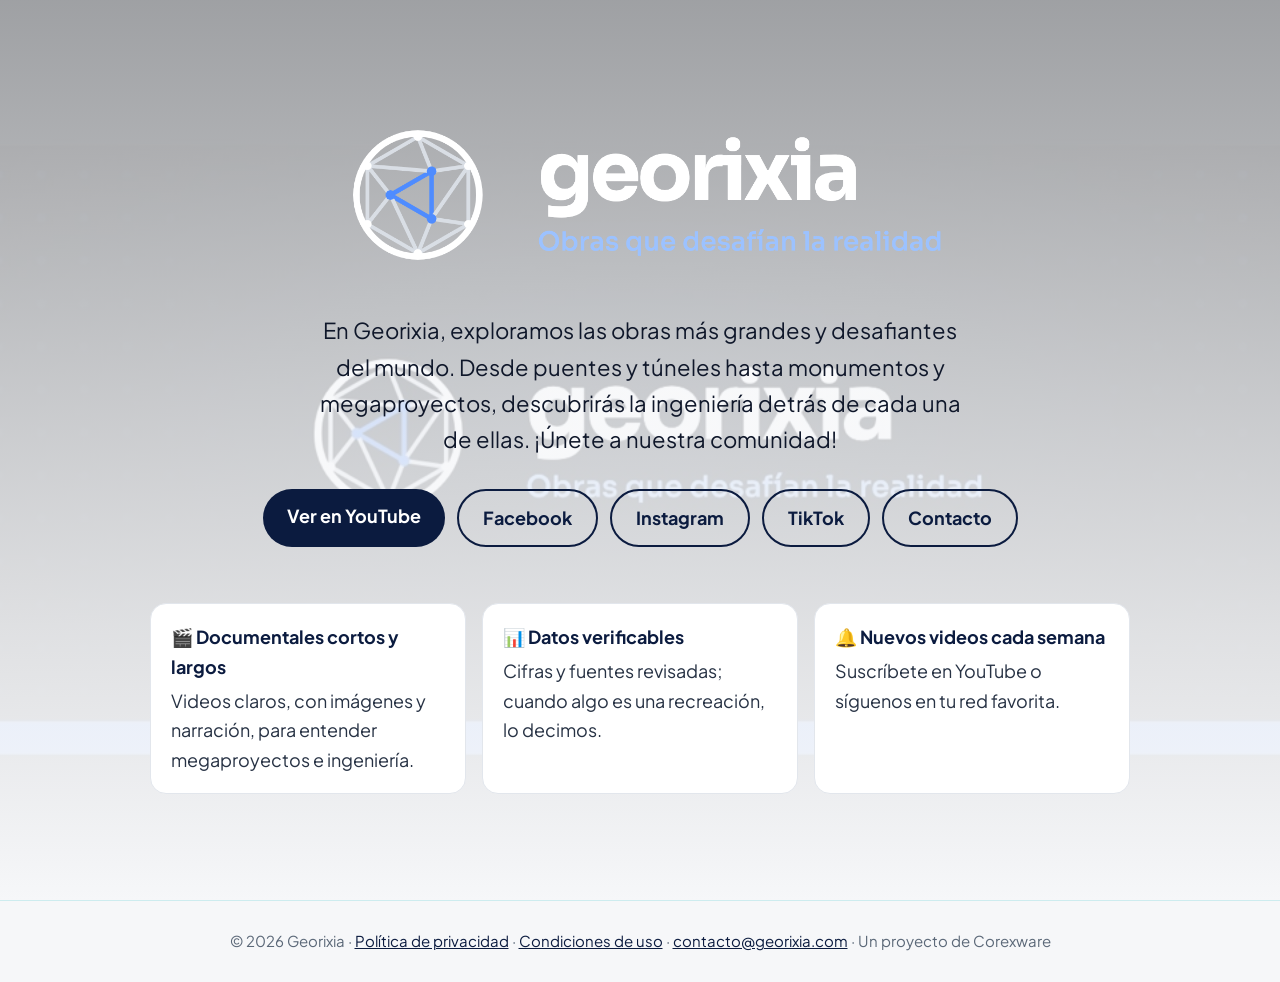
<file: index.html>
<!doctype html>
<html lang="es">
<head>
<meta charset="utf-8">
<meta name="viewport" content="width=device-width, initial-scale=1">
<title>Georixia · Obras que desafían la realidad</title>
<meta name="description" content="Georixia: megaproyectos e ingeniería: las obras más grandes del mundo, explicadas.">
<meta property="og:title" content="Georixia · Obras que desafían la realidad">
<meta property="og:description" content="En Georixia, exploramos las obras más grandes y desafiantes del mundo. Desde puentes y túneles hasta monumentos y megaproyectos, descubrirás la ingeniería detrás de cada una de ellas. ¡Únete a nuestra comunidad!">
<meta property="og:image" content="https://georixia.com/compartir.jpg">
<meta property="og:url" content="https://georixia.com/">
<link rel="icon" href="icono.png" type="image/png">
<link rel="apple-touch-icon" href="icono.png">
<link rel="preconnect" href="https://fonts.googleapis.com">
<link rel="preconnect" href="https://fonts.gstatic.com" crossorigin>
<link href="https://fonts.googleapis.com/css2?family=Plus+Jakarta+Sans:wght@400;700&display=swap" rel="stylesheet">
<link rel="stylesheet" href="estilo.css">
</head>
<body class="claro con-banner">
<section class="portada">
  <img class="logo" src="logo.png" alt="Georixia · Obras que desafían la realidad">
  <p class="gancho">En Georixia, exploramos las obras más grandes y desafiantes del mundo. Desde puentes y túneles hasta monumentos y megaproyectos, descubrirás la ingeniería detrás de cada una de ellas. ¡Únete a nuestra comunidad!</p>
  <div class="botones">
    <a class="boton" href="https://www.youtube.com/@georixia" rel="noopener">Ver en YouTube</a>
    <a class="boton secundario" href="https://www.facebook.com/georixia/" rel="noopener">Facebook</a>
    <a class="boton secundario" href="https://www.instagram.com/georixia/" rel="noopener">Instagram</a>
    <a class="boton secundario" href="https://www.tiktok.com/@georixia" rel="noopener">TikTok</a>
    <a class="boton secundario" href="mailto:contacto@georixia.com">Contacto</a>
  </div>
  <div class="temas">
    <div class="tema"><b>🎬 Documentales cortos y largos</b>Videos claros, con imágenes y narración, para entender megaproyectos e ingeniería.</div>
    <div class="tema"><b>📊 Datos verificables</b>Cifras y fuentes revisadas; cuando algo es una recreación, lo decimos.</div>
    <div class="tema"><b>🔔 Nuevos videos cada semana</b>Suscríbete en YouTube o síguenos en tu red favorita.</div>
  </div>
</section>
<footer>© 2026 Georixia · <a href="privacidad.html">Política de privacidad</a> · <a href="terminos.html">Condiciones de uso</a> · <a href="mailto:contacto@georixia.com">contacto@georixia.com</a> · Un proyecto de Corexware</footer>
</body>
</html>
</file>
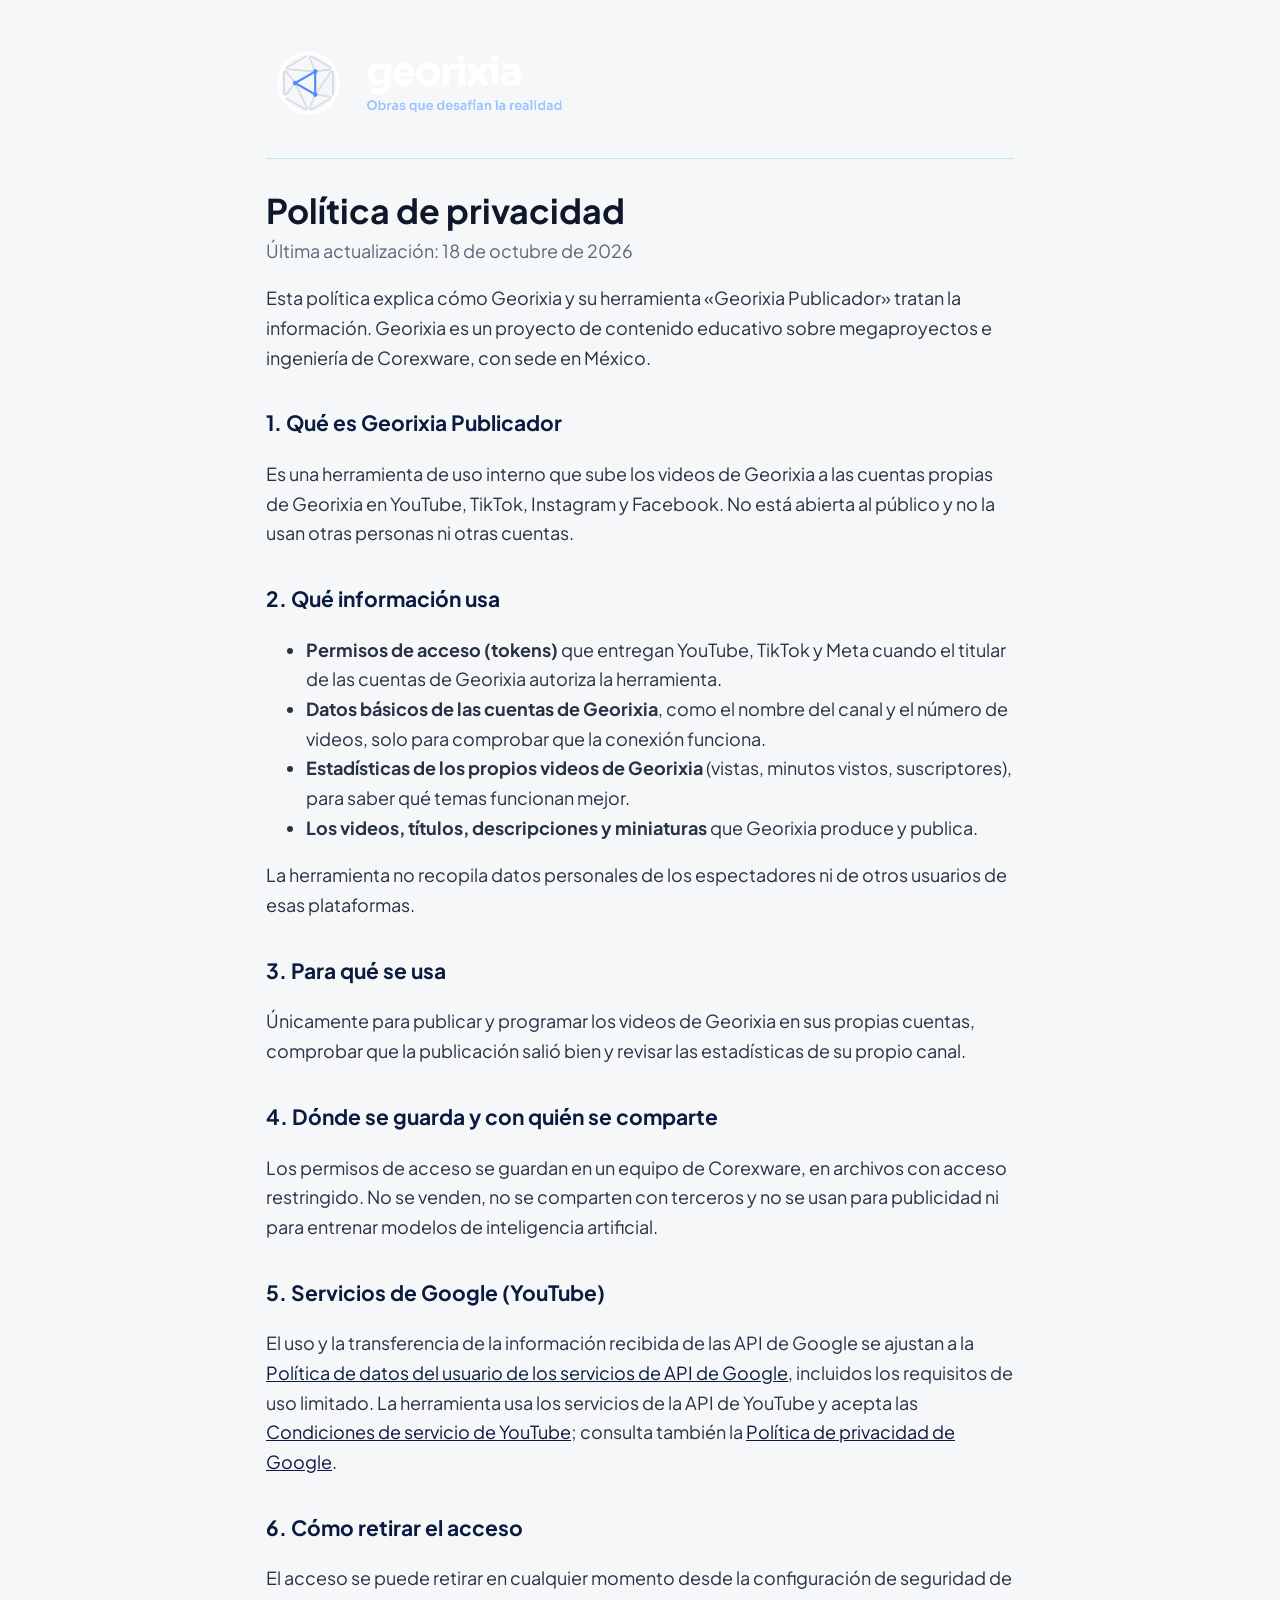
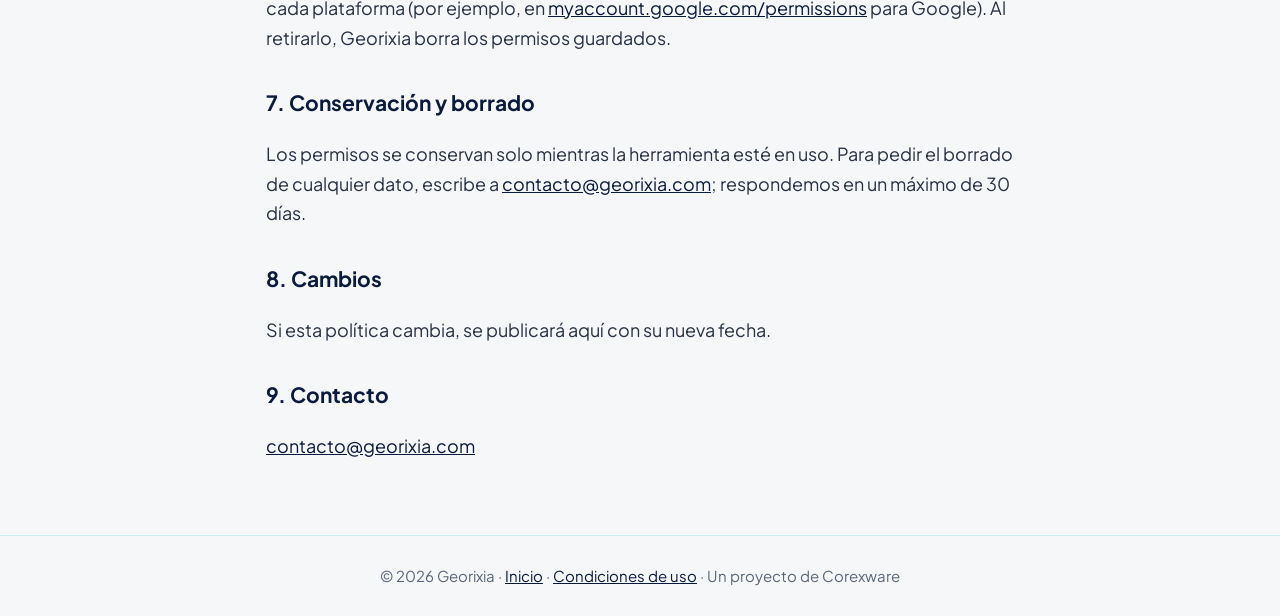
<file: privacidad.html>
<!doctype html>
<html lang="es">
<head>
<meta charset="utf-8">
<meta name="viewport" content="width=device-width, initial-scale=1">
<title>Política de privacidad · Georixia</title>
<link rel="icon" href="icono.png" type="image/png">
<link rel="preconnect" href="https://fonts.googleapis.com">
<link rel="preconnect" href="https://fonts.gstatic.com" crossorigin>
<link href="https://fonts.googleapis.com/css2?family=Plus+Jakarta+Sans:wght@400;700&display=swap" rel="stylesheet">
<link rel="stylesheet" href="estilo.css">
</head>
<body class="claro con-banner">
<main class="legal">
  <header><a href="index.html"><img src="logo.png" alt="Georixia"></a></header>

  <h1>Política de privacidad</h1>
  <p class="fecha">Última actualización: 18 de octubre de 2026</p>

  <p>Esta política explica cómo Georixia y su herramienta «Georixia Publicador» tratan la información. Georixia es un proyecto de contenido educativo sobre megaproyectos e ingeniería de Corexware, con sede en México.</p>

  <h2>1. Qué es Georixia Publicador</h2>
  <p>Es una herramienta de uso interno que sube los videos de Georixia a las cuentas propias de Georixia en YouTube, TikTok, Instagram y Facebook. No está abierta al público y no la usan otras personas ni otras cuentas.</p>

  <h2>2. Qué información usa</h2>
  <ul>
    <li><strong>Permisos de acceso (tokens)</strong> que entregan YouTube, TikTok y Meta cuando el titular de las cuentas de Georixia autoriza la herramienta.</li>
    <li><strong>Datos básicos de las cuentas de Georixia</strong>, como el nombre del canal y el número de videos, solo para comprobar que la conexión funciona.</li>
    <li><strong>Estadísticas de los propios videos de Georixia</strong> (vistas, minutos vistos, suscriptores), para saber qué temas funcionan mejor.</li>
    <li><strong>Los videos, títulos, descripciones y miniaturas</strong> que Georixia produce y publica.</li>
  </ul>
  <p>La herramienta no recopila datos personales de los espectadores ni de otros usuarios de esas plataformas.</p>

  <h2>3. Para qué se usa</h2>
  <p>Únicamente para publicar y programar los videos de Georixia en sus propias cuentas, comprobar que la publicación salió bien y revisar las estadísticas de su propio canal.</p>

  <h2>4. Dónde se guarda y con quién se comparte</h2>
  <p>Los permisos de acceso se guardan en un equipo de Corexware, en archivos con acceso restringido. No se venden, no se comparten con terceros y no se usan para publicidad ni para entrenar modelos de inteligencia artificial.</p>

  <h2>5. Servicios de Google (YouTube)</h2>
  <p>El uso y la transferencia de la información recibida de las API de Google se ajustan a la <a href="https://developers.google.com/terms/api-services-user-data-policy">Política de datos del usuario de los servicios de API de Google</a>, incluidos los requisitos de uso limitado. La herramienta usa los servicios de la API de YouTube y acepta las <a href="https://www.youtube.com/t/terms">Condiciones de servicio de YouTube</a>; consulta también la <a href="https://policies.google.com/privacy">Política de privacidad de Google</a>.</p>

  <h2>6. Cómo retirar el acceso</h2>
  <p>El acceso se puede retirar en cualquier momento desde la configuración de seguridad de cada plataforma (por ejemplo, en <a href="https://myaccount.google.com/permissions">myaccount.google.com/permissions</a> para Google). Al retirarlo, Georixia borra los permisos guardados.</p>

  <h2 id="borrado">7. Conservación y borrado</h2>
  <p>Los permisos se conservan solo mientras la herramienta esté en uso. Para pedir el borrado de cualquier dato, escribe a <a href="mailto:contacto@georixia.com">contacto@georixia.com</a>; respondemos en un máximo de 30 días.</p>

  <h2>8. Cambios</h2>
  <p>Si esta política cambia, se publicará aquí con su nueva fecha.</p>

  <h2>9. Contacto</h2>
  <p><a href="mailto:contacto@georixia.com">contacto@georixia.com</a></p>
</main>
<footer>© 2026 Georixia · <a href="index.html">Inicio</a> · <a href="terminos.html">Condiciones de uso</a> · Un proyecto de Corexware</footer>
</body>
</html>
</file>
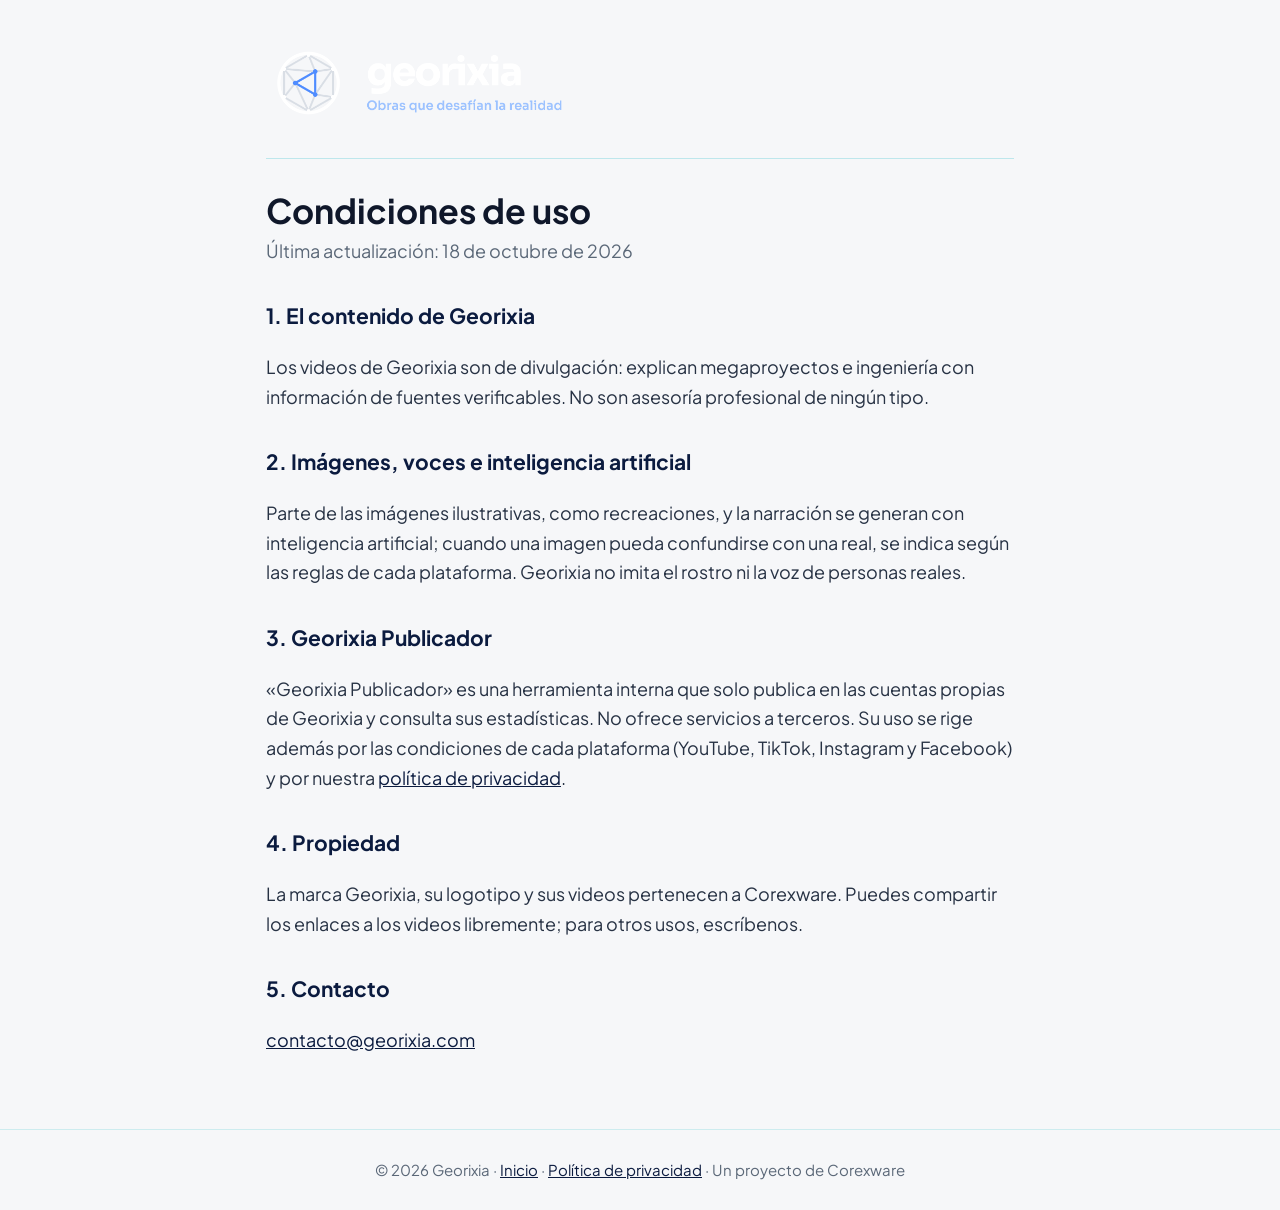
<file: terminos.html>
<!doctype html>
<html lang="es">
<head>
<meta charset="utf-8">
<meta name="viewport" content="width=device-width, initial-scale=1">
<title>Condiciones de uso · Georixia</title>
<link rel="icon" href="icono.png" type="image/png">
<link rel="preconnect" href="https://fonts.googleapis.com">
<link rel="preconnect" href="https://fonts.gstatic.com" crossorigin>
<link href="https://fonts.googleapis.com/css2?family=Plus+Jakarta+Sans:wght@400;700&display=swap" rel="stylesheet">
<link rel="stylesheet" href="estilo.css">
</head>
<body class="claro con-banner">
<main class="legal">
  <header><a href="index.html"><img src="logo.png" alt="Georixia"></a></header>

  <h1>Condiciones de uso</h1>
  <p class="fecha">Última actualización: 18 de octubre de 2026</p>

  <h2>1. El contenido de Georixia</h2>
  <p>Los videos de Georixia son de divulgación: explican megaproyectos e ingeniería con información de fuentes verificables. No son asesoría profesional de ningún tipo.</p>

  <h2>2. Imágenes, voces e inteligencia artificial</h2>
  <p>Parte de las imágenes ilustrativas, como recreaciones, y la narración se generan con inteligencia artificial; cuando una imagen pueda confundirse con una real, se indica según las reglas de cada plataforma. Georixia no imita el rostro ni la voz de personas reales.</p>

  <h2>3. Georixia Publicador</h2>
  <p>«Georixia Publicador» es una herramienta interna que solo publica en las cuentas propias de Georixia y consulta sus estadísticas. No ofrece servicios a terceros. Su uso se rige además por las condiciones de cada plataforma (YouTube, TikTok, Instagram y Facebook) y por nuestra <a href="privacidad.html">política de privacidad</a>.</p>

  <h2>4. Propiedad</h2>
  <p>La marca Georixia, su logotipo y sus videos pertenecen a Corexware. Puedes compartir los enlaces a los videos libremente; para otros usos, escríbenos.</p>

  <h2>5. Contacto</h2>
  <p><a href="mailto:contacto@georixia.com">contacto@georixia.com</a></p>
</main>
<footer>© 2026 Georixia · <a href="index.html">Inicio</a> · <a href="privacidad.html">Política de privacidad</a> · Un proyecto de Corexware</footer>
</body>
</html>
</file>
<file: estilo.css>
:root {
  --fondo: #0b1b3f;
  --fondo-2: #22324f;
  --acento: #14b8c4;
  --acento-2: #2563eb;
  --claro: #F5F7FA;
  --texto: #DCE3EC;
  --suave: #9AA8B8;
}
* { box-sizing: border-box; }
html, body { margin: 0; }
body {
  background: var(--fondo);
  color: var(--texto);
  font-family: "Plus Jakarta Sans", system-ui, -apple-system, "Segoe UI", sans-serif;
  font-size: 18px;
  line-height: 1.65;
}
a { color: var(--acento); }
a:hover { color: var(--claro); }

/* Portada */
.portada {
  min-height: 100vh;
  display: flex;
  flex-direction: column;
  align-items: center;
  justify-content: center;
  text-align: center;
  padding: 48px 16px;
  background:
    radial-gradient(ellipse at 50% 35%, color-mix(in srgb, var(--fondo-2) 85%, transparent) 0%, var(--fondo) 72%);
}
.portada img.logo { width: min(620px, 92vw); height: auto; }
.portada p.gancho { max-width: 660px; font-size: clamp(18px, 2.4vw, 22px); color: var(--claro); margin: 28px auto 32px; }
.botones { display: flex; gap: 12px; flex-wrap: wrap; justify-content: center; }
.boton {
  display: inline-block;
  padding: 12px 24px;
  border-radius: 999px;
  font-weight: 700;
  text-decoration: none;
  background: var(--acento);
  color: var(--fondo);
}
.boton:hover { background: var(--claro); color: var(--fondo); }
.boton.secundario { background: transparent; color: var(--claro); border: 2px solid color-mix(in srgb, var(--acento) 60%, transparent); }
.boton.secundario:hover { border-color: var(--claro); }
.temas {
  display: grid;
  grid-template-columns: repeat(auto-fit, minmax(min(220px, 100%), 1fr));
  gap: 16px;
  width: 100%;
  max-width: 980px;
  margin: 56px auto 0;
  text-align: left;
}
.tema { background: color-mix(in srgb, var(--fondo-2) 55%, transparent); border: 1px solid color-mix(in srgb, var(--acento) 25%, transparent); border-radius: 16px; padding: 18px 20px; }
.tema b { display: block; color: var(--acento); margin-bottom: 4px; }

/* Páginas legales */
main.legal { max-width: 780px; margin: 0 auto; padding: 32px 16px 56px; }
main.legal header { padding: 8px 0 24px; border-bottom: 1px solid color-mix(in srgb, var(--acento) 25%, transparent); }
main.legal header img { width: 300px; max-width: 80vw; height: auto; }
main.legal h1 { color: var(--claro); font-size: 34px; line-height: 1.2; margin: 32px 0 4px; }
main.legal h2 { color: var(--acento); font-size: 21px; margin-top: 34px; }
.fecha { color: var(--suave); margin-top: 0; }

footer { text-align: center; color: var(--suave); font-size: 15px; padding: 28px 16px; border-top: 1px solid color-mix(in srgb, var(--acento) 18%, transparent); }
footer a { color: var(--texto); }

/* Apariencia clara */
body.claro { --claro: #0F172A; --texto: #273244; --suave: #5B6878; background: #F6F7F9; }
body.claro .portada { background: radial-gradient(ellipse at 50% 35%, color-mix(in srgb, var(--acento) 14%, #ffffff) 0%, #F6F7F9 70%); }
body.claro .boton { background: var(--fondo); color: #fff; }
body.claro .boton:hover { background: var(--acento); color: var(--fondo); }
body.claro .boton.secundario { color: var(--fondo); border-color: var(--fondo); background: transparent; }
body.claro .tema { background: #ffffff; border-color: #E2E6EC; }
body.claro .tema b { color: var(--fondo); }
body.claro a { color: var(--fondo); }
body.claro main.legal h2 { color: var(--fondo); }
/* Portada con el banner del canal de fondo */
body.con-banner .portada { background: linear-gradient(color-mix(in srgb, var(--fondo) 62%, transparent), color-mix(in srgb, var(--fondo) 88%, transparent) 70%, var(--fondo)), url("compartir.jpg") center / cover no-repeat; }
body.claro.con-banner .portada { background: linear-gradient(rgba(246, 247, 249, .62), rgba(246, 247, 249, .9) 70%, #F6F7F9), url("compartir.jpg") center / cover no-repeat; }
</file>
